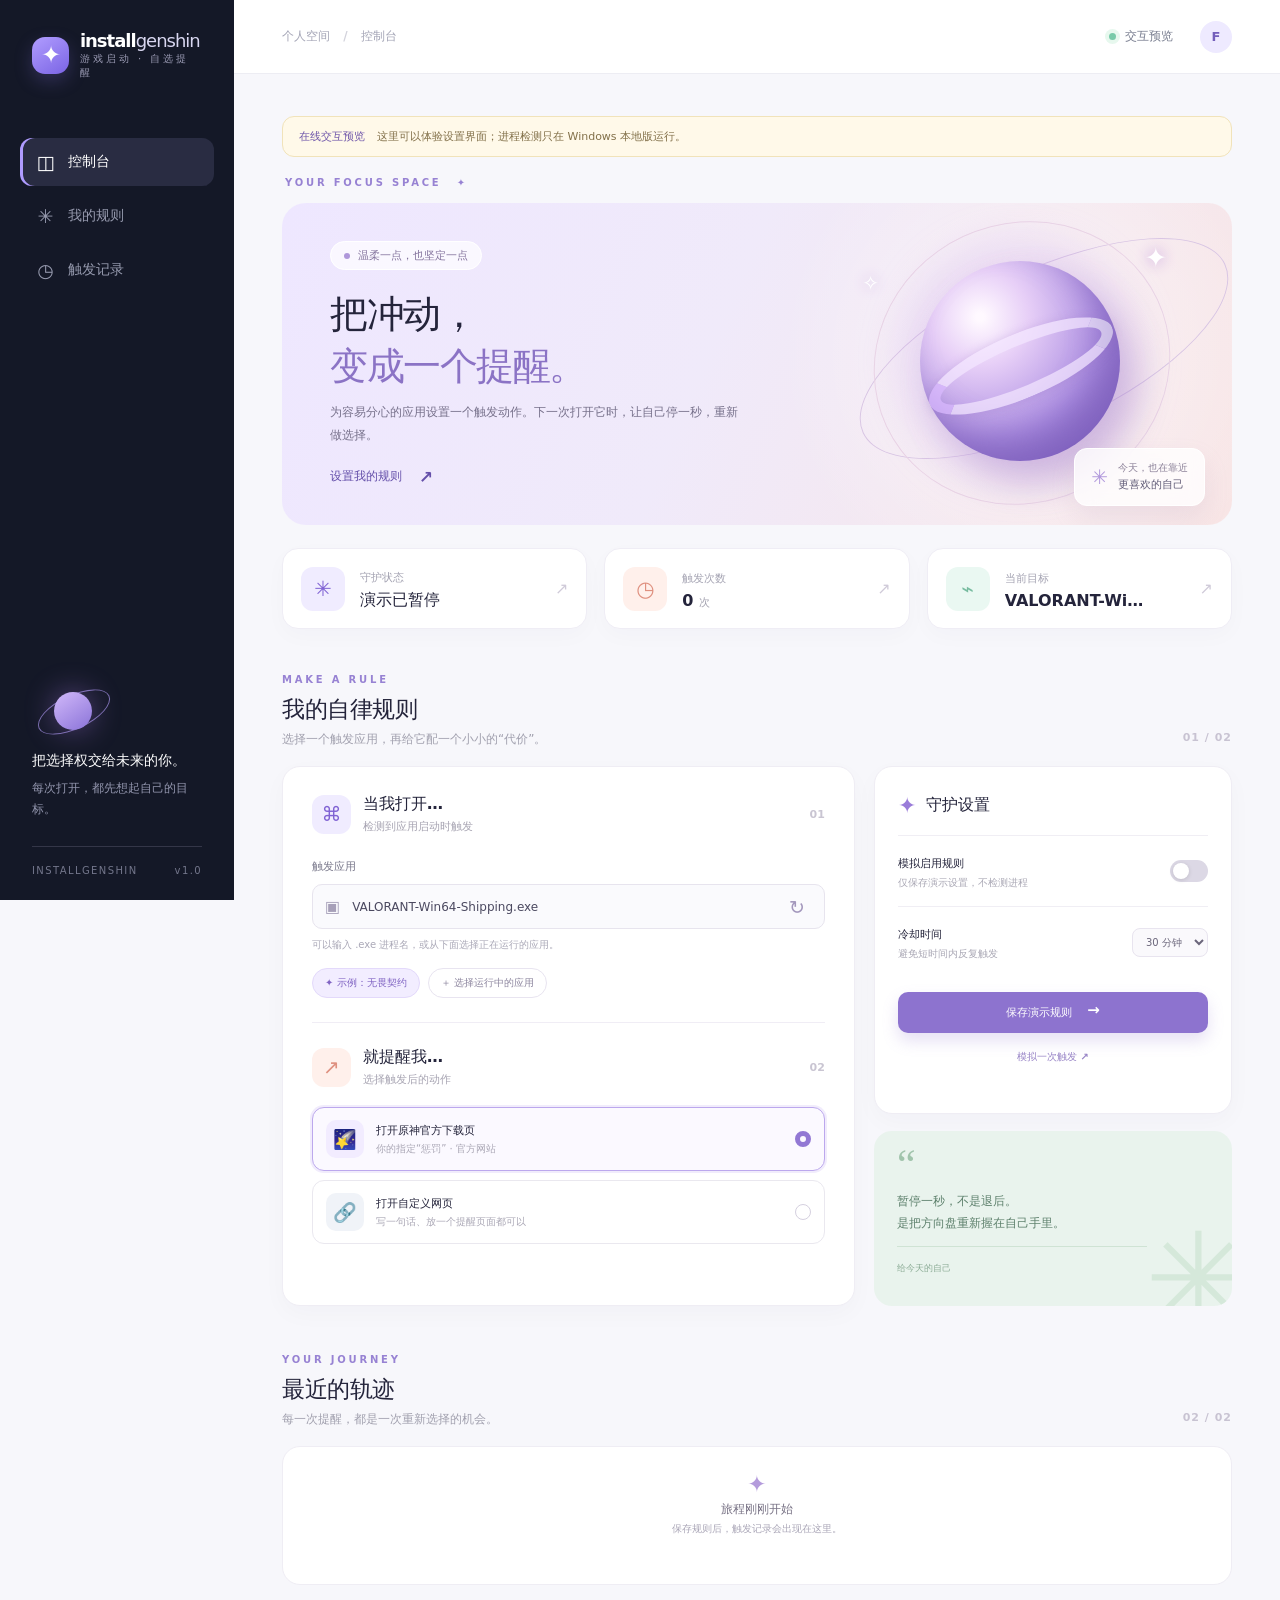
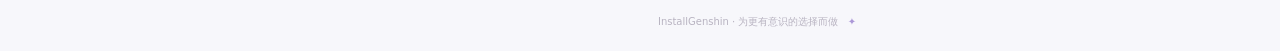
<file: docs/index.html>
<!doctype html>
<html lang="zh-CN">
<head>
  <meta charset="utf-8">
  <meta name="viewport" content="width=device-width,initial-scale=1">
  <meta name="theme-color" content="#101728">
  <title>InstallGenshin · 自律轨道</title>
  <link rel="stylesheet" href="style.css">
</head>
<body>
  <div class="shell">
    <aside class="sidebar">
      <a class="brand" href="./" aria-label="InstallGenshin 首页"><span class="brand-mark">✦</span><span>install<span class="brand-light">genshin</span><small>游戏启动 · 自选提醒</small></span></a>
      <nav aria-label="主导航"><a class="nav-item active" href="#dashboard"><span>◫</span> 控制台</a><a class="nav-item" href="#rule"><span>✳</span> 我的规则</a><a class="nav-item" href="#activity"><span>◷</span> 触发记录</a></nav>
      <div class="sidebar-bottom"><div class="little-orbit"><span></span></div><strong>把选择权交给未来的你。</strong><p>每次打开，都先想起自己的目标。</p><div class="sidebar-foot">INSTALLGENSHIN <span>v1.0</span></div></div>
    </aside>
    <main id="dashboard">
      <header class="topbar"><span class="breadcrumb">个人空间 <span>/</span> 控制台</span><div class="top-right"><span class="live-dot"></span> 交互预览 <span class="avatar">F</span></div></header>
      <div class="content">
        <div class="demo-banner"><strong>在线交互预览</strong><span>这里可以体验设置界面；进程检测只在 Windows 本地版运行。</span></div>
        <div class="eyebrow">YOUR FOCUS SPACE <span>✦</span></div>
        <section class="hero"><div class="hero-copy"><div class="hero-pill"><span></span> 温柔一点，也坚定一点</div><h1>把冲动，<br><em>变成一个提醒。</em></h1><p>为容易分心的应用设置一个触发动作。下一次打开它时，让自己停一秒，重新做选择。</p><a href="#rule" class="hero-link">设置我的规则 <span>↗</span></a></div><div class="hero-art" aria-hidden="true"><div class="orbit orbit-one"></div><div class="orbit orbit-two"></div><div class="planet"><div class="planet-glow"></div><div class="planet-core"></div></div><div class="star star-a">✦</div><div class="star star-b">✧</div><div class="star star-c">✦</div><div class="floating-card"><span>✳</span><div>今天，也在靠近<br><strong>更喜欢的自己</strong></div></div></div></section>
        <section class="stats" aria-label="状态概览"><div class="stat-card"><div class="stat-icon lavender">✳</div><div><span>守护状态</span><strong id="statusText">加载中…</strong></div><span class="stat-arrow">↗</span></div><div class="stat-card"><div class="stat-icon peach">◷</div><div><span>触发次数</span><strong id="triggerCount">0 <small>次</small></strong></div><span class="stat-arrow">↗</span></div><div class="stat-card"><div class="stat-icon mint">⌁</div><div><span>当前目标</span><strong id="targetText">尚未设置</strong></div><span class="stat-arrow">↗</span></div></section>
        <div class="section-heading" id="rule"><div><span class="section-kicker">MAKE A RULE</span><h2>我的自律规则</h2><p>选择一个触发应用，再给它配一个小小的“代价”。</p></div><span class="step-label">01 / 02</span></div>
        <div class="workspace-grid"><section class="panel rule-panel"><div class="panel-head"><div class="panel-icon violet">⌘</div><div><h3>当我打开…</h3><p>检测到应用启动时触发</p></div><span class="number-badge">01</span></div><label for="processName" class="field-label">触发应用</label><div class="input-wrap"><span class="input-icon">▣</span><input id="processName" autocomplete="off" spellcheck="false" placeholder="例如 Game.exe"><button id="refreshProcesses" type="button" title="刷新运行中的应用">↻</button></div><div class="field-hint">可以输入 .exe 进程名，或从下面选择正在运行的应用。</div><div class="preset-row"><button class="chip selected" type="button" data-process="VALORANT-Win64-Shipping.exe">✦ 示例：无畏契约</button><button class="chip" type="button" id="showProcesses">＋ 选择运行中的应用</button></div><div id="processList" class="process-list hidden"></div><div class="divider"></div><div class="panel-head action-heading"><div class="panel-icon coral">↗</div><div><h3>就提醒我…</h3><p>选择触发后的动作</p></div><span class="number-badge">02</span></div><div class="action-options"><label class="action-option chosen"><input type="radio" name="action" value="genshin" checked><span class="action-emoji">🌠</span><span class="action-label"><strong>打开原神官方下载页</strong><small>你的指定“惩罚” · 官方网站</small></span><span class="radio-mark"></span></label><label class="action-option"><input type="radio" name="action" value="custom"><span class="action-emoji">🔗</span><span class="action-label"><strong>打开自定义网页</strong><small>写一句话、放一个提醒页面都可以</small></span><span class="radio-mark"></span></label></div><div id="customUrlField" class="custom-url hidden"><label for="customUrl" class="field-label">网页地址</label><input id="customUrl" type="url" placeholder="https://example.com" inputmode="url"></div></section>
        <aside class="side-stack"><section class="panel settings-panel"><div class="panel-title"><span class="settings-spark">✦</span><h3>守护设置</h3></div><div class="setting-row"><div><strong>模拟启用规则</strong><p>仅保存演示设置，不检测进程</p></div><label class="switch"><input id="enabled" type="checkbox"><span></span></label></div><div class="setting-row cooldown-row"><div><strong>冷却时间</strong><p>避免短时间内反复触发</p></div><div class="select-wrap"><select id="cooldown"><option value="0">无</option><option value="5">5 分钟</option><option value="15">15 分钟</option><option value="30" selected>30 分钟</option><option value="60">1 小时</option><option value="180">3 小时</option><option value="1440">24 小时</option></select></div></div><button id="saveButton" class="primary-button" type="button">保存规则 <span>→</span></button><button id="testButton" class="text-button" type="button">模拟一次触发 ↗</button><div id="message" role="status" aria-live="polite"></div></section><section class="quote-card"><span class="quote-mark">“</span><p>暂停一秒，不是退后。<br>是把方向盘重新握在自己手里。</p><div class="quote-line"></div><span>给今天的自己</span><div class="quote-star">✳</div></section></aside></div>
        <section class="activity-section" id="activity"><div class="section-heading activity-head"><div><span class="section-kicker">YOUR JOURNEY</span><h2>最近的轨迹</h2><p>每一次提醒，都是一次重新选择的机会。</p></div><span class="step-label">02 / 02</span></div><div id="activityList" class="activity-list"><div class="empty"><span>✦</span><strong>旅程刚刚开始</strong><p>保存规则后，触发记录会出现在这里。</p></div></div></section>
        <footer>InstallGenshin · 为更有意识的选择而做 <span>✦</span></footer>
      </div>
    </main>
  </div>
  <script src="app.js"></script>
</body>
</html>
</file>
<file: docs/style.css>
:root{font-family:'Segoe UI','Microsoft YaHei UI','Microsoft YaHei',system-ui,sans-serif;color:#24243b;background:#f7f7fb;font-synthesis:none}*{box-sizing:border-box}html{scroll-behavior:smooth}body{margin:0}button,input,select{font:inherit}button{cursor:pointer}.shell{display:grid;grid-template-columns:234px minmax(0,1fr);min-height:100vh}.sidebar{position:sticky;top:0;height:100vh;background:#141827;color:#fff;padding:30px 20px 24px;display:flex;flex-direction:column}.brand{display:flex;align-items:center;gap:11px;color:#fff;text-decoration:none;font-size:18px;font-weight:800;letter-spacing:-1px;padding:0 12px}.brand-mark{display:grid;place-items:center;width:37px;height:37px;border-radius:13px;background:linear-gradient(145deg,#b19dff,#7a64e4);color:#fff;font-size:24px;box-shadow:0 7px 18px #7163c04d}.brand-light{font-weight:400;color:#d9d7f1}.brand small{display:block;font-size:10px;letter-spacing:3px;color:#9b9bb4;font-weight:500;margin-top:1px}.sidebar nav{display:grid;gap:6px;margin-top:58px}.nav-item{display:flex;align-items:center;gap:12px;color:#969aae;text-decoration:none;font-size:14px;font-weight:600;padding:13px 15px;border-radius:12px}.nav-item span{font-size:19px;width:21px;text-align:center}.nav-item:hover,.nav-item.active{background:#292c42;color:#fff}.nav-item.active{box-shadow:inset 3px 0 #af9bff}.sidebar-bottom{margin-top:auto;padding:10px 12px 0}.little-orbit{height:75px;position:relative}.little-orbit:before{content:'';position:absolute;width:76px;height:32px;left:3px;top:20px;border:1px solid #7b6fb0;border-radius:50%;transform:rotate(-25deg)}.little-orbit span{position:absolute;width:38px;height:38px;background:linear-gradient(145deg,#d2b9fa,#8a73d8);border-radius:50%;left:22px;top:17px;box-shadow:0 0 30px #a77ae37a}.sidebar-bottom strong{font-size:14px}.sidebar-bottom p{font-size:12px;line-height:1.7;color:#9295ad;margin:8px 0 27px}.sidebar-foot{font-size:10px;letter-spacing:1.4px;color:#73768b;border-top:1px solid #343648;padding-top:18px;display:flex;justify-content:space-between}main{min-width:0}.topbar{height:74px;background:#fff;border-bottom:1px solid #ededf3;display:flex;align-items:center;justify-content:space-between;padding:0 48px}.breadcrumb{font-size:12px;color:#a4a5b6;font-weight:700}.breadcrumb span{margin:0 9px;color:#d3d3dc}.top-right{display:flex;align-items:center;gap:9px;color:#787d8f;font-size:12px;font-weight:700}.live-dot{width:7px;height:7px;background:#79caa9;border-radius:50%;box-shadow:0 0 0 4px #e7f8ee}.avatar{width:32px;height:32px;margin-left:18px;border-radius:50%;display:grid;place-items:center;color:#745fbb;background:#eeeaff;font-size:13px}.content{max-width:1320px;margin:auto;padding:42px 48px 18px}.eyebrow,.section-kicker{font-size:10px;letter-spacing:2.8px;font-weight:800;color:#9782d3}.eyebrow{margin:0 0 15px 3px}.eyebrow span{margin-left:9px}.hero{height:322px;border-radius:24px;background:linear-gradient(113deg,#eee7ff 0%,#f0eafa 45%,#f8e5e5 100%);position:relative;overflow:hidden;display:flex;align-items:center}.hero:before{content:'';position:absolute;inset:0;background:radial-gradient(circle at 79% 47%,#fff8 0,transparent 33%)}.hero-copy{position:relative;z-index:2;padding:42px 0 42px 48px;max-width:510px}.hero-pill{display:inline-flex;align-items:center;gap:8px;background:#ffffffae;border:1px solid #ffffff;border-radius:100px;padding:6px 13px;font-size:11px;color:#84749e;font-weight:700}.hero-pill span{width:6px;height:6px;background:#af97da;border-radius:50%}.hero h1{font-size:38px;line-height:1.35;letter-spacing:-1.5px;margin:19px 0 9px;font-weight:800}.hero h1 em{font-style:normal;color:#8b73c5}.hero p{max-width:410px;color:#77718b;font-size:12px;line-height:1.9;margin:0}.hero-link{display:inline-flex;gap:17px;align-items:center;margin-top:20px;color:#6550aa;font-weight:800;text-decoration:none;font-size:12px}.hero-link span{font-size:17px}.hero-art{position:absolute;right:0;top:0;width:47%;height:100%}.orbit{position:absolute;border:1px solid #d9c6e4;border-radius:50%;transform:rotate(-25deg)}.orbit-one{width:400px;height:157px;right:-12px;top:67px}.orbit-two{width:300px;height:280px;right:60px;top:20px;border-color:#ead5e6}.planet{position:absolute;right:112px;top:58px;width:200px;height:200px}.planet-glow{position:absolute;inset:-23px;border-radius:50%;background:#d0aeef4d;filter:blur(18px)}.planet-core{position:absolute;inset:0;border-radius:50%;background:radial-gradient(circle at 30% 28%,#fff9ff 2%,#e7cff7 24%,#aa8ce1 62%,#7556c1 100%);box-shadow:inset -18px -23px 31px #7154ad80,15px 20px 35px #8f69bd55}.planet-core:after{content:'';position:absolute;width:174px;height:40px;border:12px solid #f4e8ffb5;border-left-color:#dbbaffb5;border-right-color:#fff8;border-radius:50%;top:73px;left:2px;transform:rotate(-23deg);box-shadow:0 1px 10px #9674c54d}.star{position:absolute;color:#fff;text-shadow:0 0 15px #b78ad8}.star-a{font-size:27px;right:65px;top:39px}.star-b{font-size:20px;right:353px;top:68px}.star-c{font-size:14px;right:70px;bottom:50px}.floating-card{position:absolute;right:27px;bottom:19px;display:flex;align-items:center;gap:10px;background:#ffffffc9;backdrop-filter:blur(10px);padding:11px 16px;border:1px solid #fff;border-radius:13px;color:#8c8299;font-size:10px;line-height:1.6;box-shadow:0 12px 25px #a88eae24}.floating-card>span{font-size:20px;color:#b199dc}.floating-card strong{color:#615c77;font-size:11px}.stats{display:grid;grid-template-columns:repeat(3,1fr);gap:17px;margin:23px 0 39px}.stat-card{background:#fff;border:1px solid #efedf5;border-radius:16px;display:flex;align-items:center;gap:15px;padding:17px 18px;box-shadow:0 7px 22px #30235406}.stat-icon,.panel-icon{display:grid;place-items:center;flex:0 0 auto;border-radius:12px}.stat-icon{width:44px;height:44px;font-size:21px}.lavender,.violet{background:#f0ecff;color:#8063d4}.peach,.coral{background:#fff0eb;color:#df907f}.mint{background:#eaf8f2;color:#78bca0}.stat-card span:not(.stat-arrow){color:#a4a3b2;font-size:11px;font-weight:600}.stat-card strong{display:block;font-size:16px;margin-top:5px;max-width:150px;white-space:nowrap;overflow:hidden;text-overflow:ellipsis}.stat-card small{font-size:11px;color:#a2a1af}.stat-arrow{margin-left:auto;color:#d0cbd9}.section-heading{display:flex;justify-content:space-between;align-items:end;margin-bottom:18px}.section-heading h2{font-size:23px;letter-spacing:-.5px;margin:7px 0 6px}.section-heading p{color:#a1a0ae;font-size:12px;margin:0}.step-label{font-size:11px;font-weight:800;letter-spacing:1px;color:#c8c3d2;margin-bottom:4px}.workspace-grid{display:grid;grid-template-columns:minmax(0,1.6fr) minmax(280px,1fr);gap:19px}.panel{background:#fff;border:1px solid #efedf4;border-radius:18px;box-shadow:0 8px 25px #24213b07}.rule-panel{padding:27px 29px 29px}.panel-head{display:flex;align-items:center;gap:12px}.panel-icon{width:39px;height:39px;font-size:20px}.panel-head h3,.panel-title h3{font-size:16px;margin:0 0 4px}.panel-head p{font-size:11px;color:#a7a4b2;margin:0}.number-badge{margin-left:auto;color:#c9c5d2;font-size:11px;font-weight:800}.field-label{display:block;font-size:11px;font-weight:800;color:#79788b;margin:25px 0 10px}.input-wrap{height:45px;border:1px solid #e7e4ee;background:#fafafd;border-radius:10px;display:flex;align-items:center;padding:0 12px;gap:10px}.input-wrap:focus-within{border-color:#bba9ee;box-shadow:0 0 0 3px #eee8fd}.input-icon{color:#a7a0b9;font-size:16px}.input-wrap input{border:0;outline:0;background:transparent;width:100%;font-size:12px;color:#4b4960}.input-wrap button{border:0;background:transparent;color:#a397bc;font-size:19px;padding:3px 7px}.field-hint{color:#aaa8b7;font-size:10px;margin-top:9px}.preset-row{display:flex;gap:8px;margin-top:16px;flex-wrap:wrap}.chip{background:#fff;border:1px solid #e8e4f0;border-radius:100px;padding:7px 12px;font-size:10px;font-weight:700;color:#8c859e}.chip.selected{background:#f2edff;border-color:#e3d9fb;color:#8064c3}.chip:hover{border-color:#bba9ee}.process-list{max-height:152px;overflow:auto;display:grid;grid-template-columns:repeat(2,minmax(0,1fr));gap:5px;margin-top:11px}.process-list button{border:0;text-align:left;border-radius:7px;background:#f9f8fc;color:#797486;padding:8px;font-size:10px;overflow:hidden;text-overflow:ellipsis;white-space:nowrap}.process-list button:hover{background:#eee8fb;color:#6b51b8}.hidden{display:none!important}.divider{height:1px;background:#f0edf5;margin:24px 0}.action-heading{margin-bottom:20px}.action-options{display:grid;gap:9px}.action-option{border:1px solid #eae8ef;border-radius:12px;padding:12px 13px;display:flex;align-items:center;gap:12px;cursor:pointer}.action-option.chosen{background:#fbf9ff;border-color:#bca8ed;box-shadow:0 0 0 2px #f1ecfc}.action-option input{position:absolute;opacity:0}.action-emoji{display:grid;place-items:center;width:38px;height:38px;border-radius:10px;background:#f2ecff;font-size:19px}.action-option:nth-child(2) .action-emoji{background:#f0f3f8}.action-label{display:grid;gap:4px}.action-label strong{font-size:11px}.action-label small{font-size:10px;color:#aaa7b5}.radio-mark{width:16px;height:16px;border:1px solid #d5d0df;border-radius:50%;margin-left:auto;flex:0 0 auto}.chosen .radio-mark{border:5px solid #9278d4}.custom-url{margin-top:10px}.custom-url .field-label{margin:10px 0 7px}.custom-url input{width:100%;border:1px solid #e7e4ee;border-radius:9px;padding:10px;background:#fafafd;font-size:11px}.custom-url input:focus{outline:2px solid #e8dcff}.side-stack{display:grid;gap:17px;align-content:start}.settings-panel{padding:26px 23px}.panel-title{display:flex;align-items:center;gap:10px;margin-bottom:17px}.settings-spark{color:#9a7cd9;font-size:22px}.panel-title h3{margin:0}.setting-row{display:flex;justify-content:space-between;align-items:center;padding:16px 0;border-top:1px solid #f0eef4}.setting-row strong{font-size:11px}.setting-row p{font-size:10px;color:#aaa8b5;margin:5px 0 0}.switch{position:relative;width:38px;height:22px;flex:0 0 auto}.switch input{opacity:0;position:absolute}.switch span{display:block;background:#dcd8e5;border-radius:20px;height:22px;transition:.2s}.switch span:before{content:'';position:absolute;left:3px;top:3px;width:16px;height:16px;background:#fff;border-radius:50%;box-shadow:0 1px 4px #0002;transition:.2s}.switch input:checked+span{background:#9c82d7}.switch input:checked+span:before{transform:translateX(16px)}.switch input:focus-visible+span{outline:3px solid #cdb6ff}.select-wrap select{border:1px solid #e8e4ef;background:#faf9fc;border-radius:8px;padding:7px 9px;color:#6b667b;font-size:10px;outline:none}.primary-button{width:100%;background:#8d73cf;color:#fff;border:0;border-radius:10px;padding:13px 15px;font-weight:800;font-size:11px;margin-top:15px;box-shadow:0 8px 16px #8d73cf38;display:flex;justify-content:center;gap:15px}.primary-button:hover{background:#785fc0}.primary-button span{font-size:15px;line-height:10px}.text-button{background:none;border:0;color:#9783c6;font-size:10px;font-weight:700;display:block;margin:16px auto 0}.text-button:hover{text-decoration:underline}#message{font-size:10px;text-align:center;min-height:14px;margin-top:8px;color:#8a6fbe}#message.error{color:#c76767}.quote-card{height:175px;background:#e9f3ed;border-radius:18px;position:relative;overflow:hidden;padding:21px 23px;color:#5d806c}.quote-mark{font-family:Georgia,serif;font-size:42px;line-height:25px;color:#a1c4ac}.quote-card p{font-size:12px;line-height:1.8;font-weight:700;margin:9px 0 12px}.quote-line{height:1px;background:#cfe3d4;width:80%;margin-bottom:9px}.quote-card>span:last-of-type{font-size:9px;font-weight:700;color:#8bab95}.quote-star{position:absolute;right:-20px;bottom:-38px;font-size:128px;line-height:1;color:#d5e8da}.activity-section{margin-top:42px}.activity-list{background:#fff;border:1px solid #efedf4;border-radius:18px;overflow:hidden;min-height:139px}.empty{text-align:center;padding:24px;color:#aaa6b7}.empty span{font-size:23px;color:#b49bdc;display:block}.empty strong{display:block;color:#777184;font-size:12px;margin:4px 0}.empty p{font-size:10px;margin:0}.event{display:flex;align-items:center;gap:13px;padding:14px 22px;border-bottom:1px solid #f2f0f5}.event:last-child{border:0}.event-icon{display:grid;place-items:center;width:33px;height:33px;border-radius:10px;background:#f2ecff;color:#9b7ad6}.event:nth-child(2n) .event-icon{background:#eaf7f0;color:#86b99a}.event strong{font-size:11px}.event small{display:block;color:#aaa5b5;font-size:10px;margin-top:3px;word-break:break-all}.event time{margin-left:auto;white-space:nowrap;color:#b4b0bd;font-size:10px}footer{text-align:center;font-size:10px;color:#b8b3c1;padding:30px 0 4px}footer span{color:#ab97d7;margin-left:6px}@media(max-width:1060px){.content{padding:30px}.topbar{padding:0 30px}.hero-art{opacity:.75}.workspace-grid{grid-template-columns:1fr}.side-stack{grid-template-columns:1fr 1fr}.quote-card{height:auto;min-height:175px}}@media(max-width:720px){.shell{display:block}.sidebar{position:static;height:auto;padding:18px}.sidebar nav{display:flex;margin-top:20px;overflow:auto}.sidebar-bottom{display:none}.topbar{height:56px;padding:0 18px}.content{padding:25px 17px}.hero{height:350px}.hero-copy{padding:29px;align-self:start}.hero h1{font-size:31px}.hero-art{width:80%;top:100px;right:-70px;transform:scale(.65);opacity:.45}.stats{grid-template-columns:1fr;gap:9px;margin:15px 0 32px}.stat-card{padding:12px 15px}.side-stack{grid-template-columns:1fr}.rule-panel{padding:22px 18px}.process-list{grid-template-columns:1fr}.activity-section{margin-top:32px}}

.demo-banner{display:flex;align-items:center;gap:12px;background:#fff9e9;border:1px solid #f1e3ba;color:#827049;border-radius:12px;padding:12px 16px;margin-bottom:20px;font-size:11px}.demo-banner strong{color:#7057aa;white-space:nowrap}@media(max-width:720px){.demo-banner{align-items:flex-start;flex-direction:column;gap:4px}}
</file>
